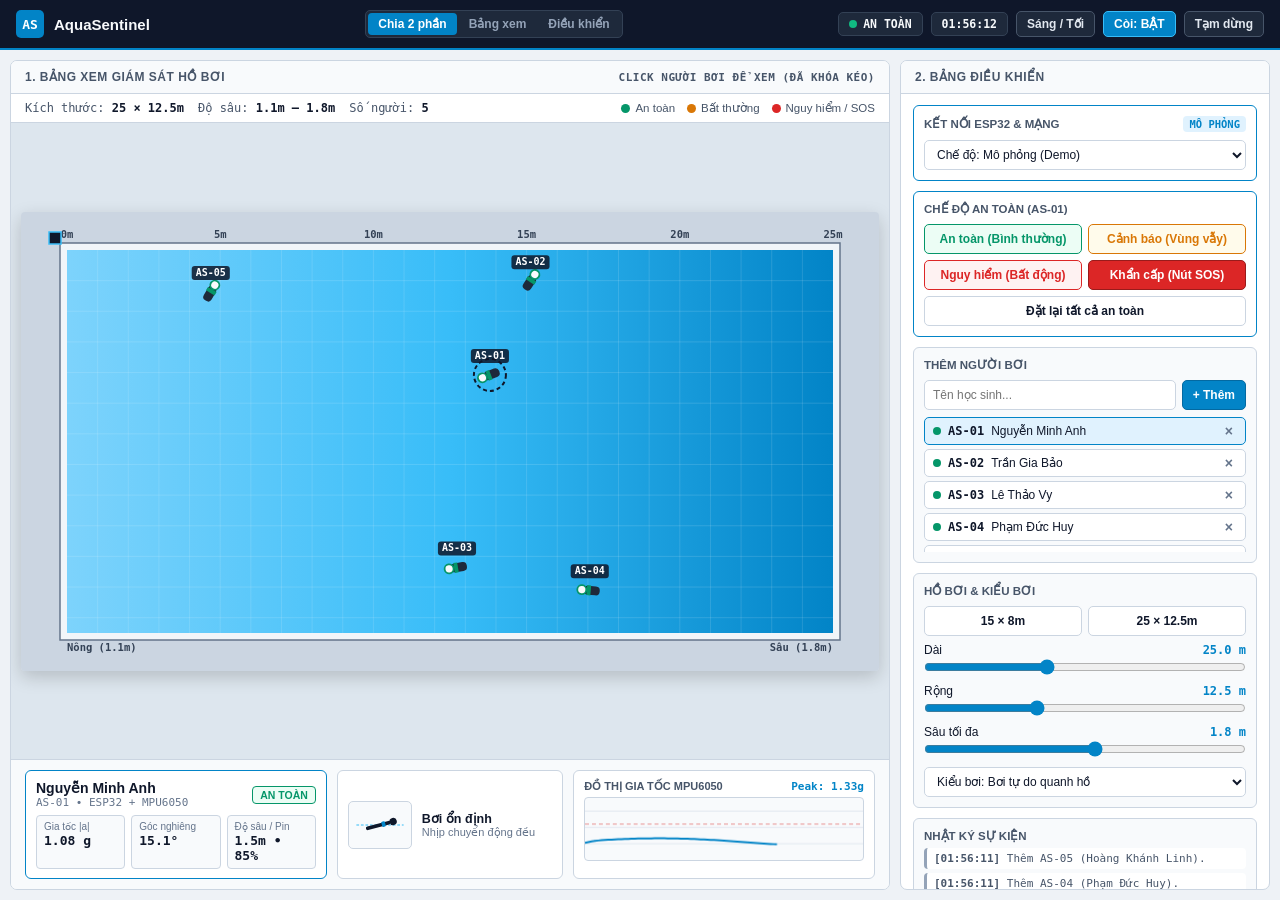
<file: public/assets/aistudio/ai_studio_code__2__848c3163.html>
<!DOCTYPE html>
<html lang="vi">
<head>
  <meta charset="UTF-8" />
  <meta name="viewport" content="width=device-width, initial-scale=1.0" />
  <title>AquaSentinel — Giám sát Bể bơi</title>
  <style>
    :root {
      --bg-app: #eef2f6;
      --bg-panel: #ffffff;
      --bg-subtle: #f8fafc;
      --bg-input: #ffffff;
      --border: #cbd5e1;
      --border-strong: #94a3b8;
      --text-main: #0f172a;
      --text-sub: #475569;
      --text-muted: #64748b;
      --primary: #0284c7;
      --primary-soft: #e0f2fe;
      --safe: #059669;
      --safe-bg: #ecfdf5;
      --warn: #d97706;
      --warn-bg: #fffbeb;
      --danger: #dc2626;
      --danger-bg: #fef2f2;
      --canvas-wrap: #dde6ee;
      --font-sans: -apple-system, BlinkMacSystemFont, "Segoe UI", Roboto, sans-serif;
      --font-mono: "SFMono-Regular", Consolas, monospace;
    }

    body.dark {
      --bg-app: #090e1a;
      --bg-panel: #111827;
      --bg-subtle: #1e293b;
      --bg-input: #0f172a;
      --border: #283548;
      --border-strong: #475569;
      --text-main: #f1f5f9;
      --text-sub: #cbd5e1;
      --text-muted: #94a3b8;
      --primary: #38bdf8;
      --primary-soft: rgba(56, 189, 248, 0.14);
      --safe: #34d399;
      --safe-bg: rgba(16, 185, 129, 0.15);
      --warn: #fbbf24;
      --warn-bg: rgba(245, 158, 11, 0.15);
      --danger: #f87171;
      --danger-bg: rgba(239, 68, 68, 0.16);
      --canvas-wrap: #0f172a;
    }

    * { box-sizing: border-box; margin: 0; padding: 0; }

    body {
      font-family: var(--font-sans);
      background: var(--bg-app);
      color: var(--text-main);
      font-size: 13px;
      height: 100vh;
      display: flex;
      flex-direction: column;
      overflow: hidden;
      transition: background 0.2s, color 0.2s;
    }

    /* TOPBAR */
    .topbar {
      height: 50px;
      background: #0f172a;
      color: #f8fafc;
      display: flex;
      align-items: center;
      justify-content: space-between;
      padding: 0 16px;
      border-bottom: 2px solid #0284c7;
      flex-shrink: 0;
      gap: 10px;
    }

    .brand { display: flex; align-items: center; gap: 10px; }
    .brand-mark {
      width: 28px; height: 28px;
      background: #0284c7; border-radius: 5px;
      display: grid; place-items: center;
      font-weight: 800; font-family: var(--font-mono); font-size: 13px; color: #fff;
    }
    .brand-title { font-size: 15px; font-weight: 700; }

    .layout-switch {
      display: flex;
      background: #1e293b;
      border: 1px solid #334155;
      border-radius: 5px;
      padding: 2px;
      gap: 2px;
    }

    .btn-tab {
      background: transparent;
      color: #94a3b8;
      border: none;
      padding: 4px 10px;
      border-radius: 4px;
      font-size: 12px;
      font-weight: 600;
      cursor: pointer;
    }
    .btn-tab.active { background: #0284c7; color: #fff; }

    .topbar-actions { display: flex; align-items: center; gap: 8px; }

    .pill {
      display: flex; align-items: center; gap: 6px;
      background: #1e293b; border: 1px solid #334155;
      padding: 4px 10px; border-radius: 5px;
      font-family: var(--font-mono); font-size: 11.5px; font-weight: 700;
    }
    .pill.danger { background: #7f1d1d; border-color: #ef4444; color: #fecaca; }

    .dot { width: 8px; height: 8px; border-radius: 50%; background: #10b981; }
    .dot.alert { background: #ef4444; animation: blink 0.7s infinite; }
    @keyframes blink { 0%, 100% { opacity: 1; } 50% { opacity: 0.25; } }

    .btn-top {
      background: #1e293b; color: #e2e8f0;
      border: 1px solid #475569;
      padding: 5px 10px; border-radius: 5px;
      font-size: 12px; font-weight: 600; cursor: pointer;
    }
    .btn-top:hover { background: #334155; }
    .btn-top.active { background: #0284c7; border-color: #38bdf8; color: #fff; }

    /* MAIN 2-PART WORKSPACE */
    .workspace {
      flex: 1;
      display: grid;
      grid-template-columns: 1fr 370px;
      gap: 10px;
      padding: 10px;
      overflow: hidden;
      min-height: 0;
    }

    .workspace.mode-view { grid-template-columns: 1fr; }
    .workspace.mode-view .ctrl-section { display: none; }

    .workspace.mode-ctrl { grid-template-columns: 1fr; }
    .workspace.mode-ctrl .view-section { display: none; }

    .panel {
      background: var(--bg-panel);
      border: 1px solid var(--border);
      border-radius: 7px;
      display: flex;
      flex-direction: column;
      overflow: hidden;
      min-height: 0;
    }

    .panel-header {
      padding: 9px 14px;
      background: var(--bg-subtle);
      border-bottom: 1px solid var(--border);
      font-weight: 700;
      font-size: 12px;
      text-transform: uppercase;
      letter-spacing: 0.5px;
      color: var(--text-sub);
      display: flex;
      align-items: center;
      justify-content: space-between;
      flex-shrink: 0;
    }

    /* PART 1: VIEW SECTION */
    .pool-toolbar {
      padding: 7px 14px;
      background: var(--bg-panel);
      border-bottom: 1px solid var(--border);
      display: flex;
      align-items: center;
      justify-content: space-between;
      flex-wrap: wrap;
      gap: 8px;
      flex-shrink: 0;
    }

    .pool-specs {
      display: flex; gap: 14px;
      font-family: var(--font-mono); font-size: 12px; color: var(--text-sub);
    }
    .pool-specs strong { color: var(--text-main); }

    .legend { display: flex; gap: 12px; font-size: 11.5px; color: var(--text-sub); }
    .legend-item { display: flex; align-items: center; gap: 5px; }
    .legend-dot { width: 9px; height: 9px; border-radius: 50%; }

    .canvas-wrap {
      flex: 1;
      background: var(--canvas-wrap);
      display: flex;
      align-items: center;
      justify-content: center;
      overflow: hidden;
      padding: 10px;
      min-height: 220px;
    }

    #poolCanvas {
      display: block;
      border-radius: 4px;
      box-shadow: 0 6px 18px rgba(0, 0, 0, 0.18);
      cursor: pointer;
    }

    .alert-strip {
      display: none;
      padding: 9px 14px;
      background: #dc2626;
      color: #ffffff;
      align-items: center;
      justify-content: space-between;
      gap: 10px;
      font-weight: 700;
      flex-shrink: 0;
    }
    .alert-strip.visible { display: flex; }

    /* VIEW BOTTOM BAR: TELEMETRY */
    .telemetry-bar {
      border-top: 1px solid var(--border);
      background: var(--bg-subtle);
      padding: 10px 14px;
      display: grid;
      grid-template-columns: 1.2fr 0.9fr 1.2fr;
      gap: 10px;
      flex-shrink: 0;
    }

    .t-card {
      background: var(--bg-panel);
      border: 1px solid var(--border);
      border-radius: 6px;
      padding: 9px 10px;
    }

    .t-card.highlight {
      border: 1.5px solid var(--primary);
    }

    .swimmer-head {
      display: flex; justify-content: space-between; align-items: center;
      margin-bottom: 6px;
    }
    .swimmer-name { font-weight: 700; font-size: 14px; }
    .badge {
      padding: 2px 7px; border-radius: 4px;
      font-size: 10.5px; font-weight: 700; text-transform: uppercase;
    }
    .badge-safe { background: var(--safe-bg); color: var(--safe); border: 1px solid var(--safe); }
    .badge-warn { background: var(--warn-bg); color: var(--warn); border: 1px solid var(--warn); }
    .badge-danger { background: var(--danger-bg); color: var(--danger); border: 1px solid var(--danger); }

    .metrics-mini {
      display: grid;
      grid-template-columns: repeat(3, 1fr);
      gap: 6px;
    }

    .m-box {
      background: var(--bg-subtle);
      border: 1px solid var(--border);
      border-radius: 4px;
      padding: 5px 7px;
    }
    .m-label { font-size: 10px; color: var(--text-muted); }
    .m-val { font-family: var(--font-mono); font-size: 13px; font-weight: 700; margin-top: 1px; }

    .posture-inner {
      display: flex; align-items: center; gap: 10px; height: 100%;
    }
    .posture-svg-wrap {
      width: 64px; height: 48px;
      background: var(--bg-subtle); border: 1px solid var(--border);
      border-radius: 5px; display: grid; place-items: center; flex-shrink: 0;
    }

    #telemetryCanvas {
      width: 100%; height: 64px;
      display: block;
      background: var(--bg-subtle);
      border: 1px solid var(--border);
      border-radius: 4px;
    }

    /* PART 2: CONTROL SECTION */
    .ctrl-body {
      padding: 11px 12px;
      overflow-y: auto;
      flex: 1;
      display: flex;
      flex-direction: column;
      gap: 10px;
    }

    .card {
      border: 1px solid var(--border);
      border-radius: 6px;
      padding: 10px;
      background: var(--bg-subtle);
    }

    .card.highlight {
      border: 1.5px solid var(--primary);
      background: var(--bg-panel);
    }

    .card-title {
      font-size: 11.5px; font-weight: 700; text-transform: uppercase;
      color: var(--text-sub); margin-bottom: 8px;
      display: flex; justify-content: space-between; align-items: center;
    }

    .row-2 { display: grid; grid-template-columns: 1fr 1fr; gap: 6px; }
    .input-row { display: flex; gap: 6px; }

    input[type="text"], select {
      width: 100%; padding: 6px 8px; border-radius: 5px;
      border: 1px solid var(--border); background: var(--bg-input);
      color: var(--text-main); font-size: 12px; outline: none;
    }
    input[type="text"]:focus, select:focus { border-color: var(--primary); }

    .btn {
      padding: 7px 10px; border-radius: 5px;
      border: 1px solid var(--border); background: var(--bg-panel);
      color: var(--text-main); font-size: 12px; font-weight: 600;
      cursor: pointer; text-align: center; white-space: nowrap;
    }
    .btn:hover { border-color: var(--border-strong); background: var(--bg-subtle); }
    .btn-primary { background: #0284c7; border-color: #0369a1; color: #fff; }
    .btn-primary:hover { background: #0369a1; }
    .btn-safe { background: var(--safe-bg); color: var(--safe); border-color: var(--safe); }
    .btn-warn { background: var(--warn-bg); color: var(--warn); border-color: var(--warn); }
    .btn-danger { background: var(--danger-bg); color: var(--danger); border-color: var(--danger); }
    .btn-sos { background: #dc2626; color: #fff; border-color: #991b1b; }
    .btn-sos:hover { background: #b91c1c; }

    .net-badge {
      font-family: var(--font-mono); font-size: 10.5px;
      padding: 2px 6px; border-radius: 4px;
      background: var(--primary-soft); color: var(--primary);
    }
    .net-badge.online { background: var(--safe-bg); color: var(--safe); }
    .net-badge.err { background: var(--danger-bg); color: var(--danger); }

    .control-group { margin-bottom: 6px; }
    .control-group:last-child { margin-bottom: 0; }
    .control-label { display: flex; justify-content: space-between; font-size: 12px; margin-bottom: 2px; }
    .control-val { font-family: var(--font-mono); font-weight: 700; color: var(--primary); }
    input[type="range"] { width: 100%; accent-color: var(--primary); cursor: pointer; }

    .swimmer-list {
      display: flex; flex-direction: column; gap: 4px;
      max-height: 135px; overflow-y: auto; margin-top: 7px;
    }

    .swimmer-row {
      display: flex; align-items: center; justify-content: space-between;
      padding: 5px 8px; border: 1px solid var(--border);
      border-radius: 5px; cursor: pointer; background: var(--bg-panel); font-size: 12px;
    }
    .swimmer-row.selected { border: 1.5px solid var(--primary); background: var(--primary-soft); }

    .btn-del {
      background: transparent; border: none; color: var(--text-muted);
      font-weight: 700; cursor: pointer; padding: 0 4px; font-size: 14px;
    }
    .btn-del:hover { color: var(--danger); }

    .log-list {
      font-family: var(--font-mono); font-size: 11px;
      display: flex; flex-direction: column; gap: 4px;
      max-height: 95px; overflow-y: auto;
    }
    .log-item {
      padding: 4px 7px; border-radius: 4px;
      background: var(--bg-panel); border-left: 3px solid var(--border-strong); color: var(--text-sub);
    }
    .log-item.warn { background: var(--warn-bg); border-left-color: var(--warn); color: var(--warn); }
    .log-item.danger { background: var(--danger-bg); border-left-color: var(--danger); color: var(--danger); }

    @media (max-width: 1020px) {
      body { height: auto; overflow: auto; }
      .workspace { grid-template-columns: 1fr; overflow: visible; }
      .telemetry-bar { grid-template-columns: 1fr; }
      .canvas-wrap { min-height: 360px; }
    }
  </style>
</head>
<body>
  <!-- TOPBAR -->
  <header class="topbar">
    <div class="brand">
      <div class="brand-mark">AS</div>
      <div class="brand-title">AquaSentinel</div>
    </div>

    <div class="layout-switch">
      <button class="btn-tab active" onclick="setLayoutMode('split', this)">Chia 2 phần</button>
      <button class="btn-tab" onclick="setLayoutMode('view', this)">Bảng xem</button>
      <button class="btn-tab" onclick="setLayoutMode('ctrl', this)">Điều khiển</button>
    </div>

    <div class="topbar-actions">
      <div class="pill" id="sysPill">
        <span class="dot" id="systemDot"></span>
        <span id="systemStatusText">AN TOÀN</span>
      </div>
      <div class="pill" id="clockDisplay">00:00:00</div>
      <button class="btn-top" id="btnTheme">Sáng / Tối</button>
      <button class="btn-top active" id="btnSound">Còi: BẬT</button>
      <button class="btn-top" id="btnPause">Tạm dừng</button>
    </div>
  </header>

  <!-- 2-PART WORKSPACE -->
  <main class="workspace" id="workspace">

    <!-- ==================== PHẦN 1: BẢNG XEM ==================== -->
    <section class="panel view-section">
      <div class="panel-header">
        <span>1. Bảng xem giám sát hồ bơi</span>
        <span style="font-family:var(--font-mono); font-size:11px;">Click người bơi để xem (đã khóa kéo)</span>
      </div>

      <div class="pool-toolbar">
        <div class="pool-specs">
          <span>Kích thước: <strong id="specDim">25 × 12.5m</strong></span>
          <span>Độ sâu: <strong id="specDepthRange">1.1m – 1.8m</strong></span>
          <span>Số người: <strong id="valSwimmers">5</strong></span>
        </div>
        <div class="legend">
          <div class="legend-item"><span class="legend-dot" style="background:#059669"></span>An toàn</div>
          <div class="legend-item"><span class="legend-dot" style="background:#d97706"></span>Bất thường</div>
          <div class="legend-item"><span class="legend-dot" style="background:#dc2626"></span>Nguy hiểm / SOS</div>
        </div>
      </div>

      <div class="canvas-wrap" id="canvasWrap">
        <canvas id="poolCanvas"></canvas>
      </div>

      <div class="alert-strip" id="alertStrip">
        <span id="alertStripMsg">CẢNH BÁO KHẨN CẤP</span>
        <button class="btn" style="background:#fff; color:#991b1b; border:none;" onclick="acknowledgeSelectedAlert()">Xác nhận hỗ trợ</button>
      </div>

      <!-- TELEMETRY SUMMARY BAR -->
      <div class="telemetry-bar">
        <div class="t-card highlight">
          <div class="swimmer-head">
            <div>
              <div class="swimmer-name" id="selName">Nguyễn Minh Anh</div>
              <div style="font-family:var(--font-mono); font-size:11px; color:var(--text-muted);" id="selIdSub">AS-01 • ESP32 + MPU6050</div>
            </div>
            <span class="badge badge-safe" id="selStatusBadge">An toàn</span>
          </div>
          <div class="metrics-mini">
            <div class="m-box">
              <div class="m-label">Gia tốc |a|</div>
              <div class="m-val" id="mAccel">1.05 g</div>
            </div>
            <div class="m-box">
              <div class="m-label">Góc nghiêng</div>
              <div class="m-val" id="mPitch">10.0°</div>
            </div>
            <div class="m-box">
              <div class="m-label">Độ sâu / Pin</div>
              <div class="m-val" id="mDepthBat">1.4m • 88%</div>
            </div>
          </div>
        </div>

        <div class="t-card">
          <div class="posture-inner">
            <div class="posture-svg-wrap">
              <svg width="56" height="40" viewBox="0 0 56 44">
                <line x1="2" y1="22" x2="54" y2="22" stroke="#38bdf8" stroke-width="1.2" stroke-dasharray="3,2"/>
                <g id="postureBody" transform="translate(28, 22) rotate(10)">
                  <line x1="-14" y1="0" x2="10" y2="0" stroke="currentColor" stroke-width="4" stroke-linecap="round"/>
                  <circle cx="15" cy="0" r="4" fill="currentColor"/>
                  <rect x="2" y="-3" width="4" height="6" fill="#0284c7" rx="1"/>
                </g>
              </svg>
            </div>
            <div>
              <div style="font-weight:700; font-size:12.5px;" id="postureTitle">Bơi ổn định</div>
              <div style="font-size:11px; color:var(--text-muted);" id="postureDesc">Nhịp chuyển động đều</div>
            </div>
          </div>
        </div>

        <div class="t-card">
          <div style="display:flex; justify-content:space-between; font-size:11px; font-weight:700; margin-bottom:4px; color:var(--text-sub);">
            <span>ĐỒ THỊ GIA TỐC MPU6050</span>
            <span id="chartPeak" style="font-family:var(--font-mono); color:var(--primary);">Peak: 1.3g</span>
          </div>
          <canvas id="telemetryCanvas" width="280" height="64"></canvas>
        </div>
      </div>
    </section>

    <!-- ==================== PHẦN 2: BẢNG ĐIỀU KHIỂN ==================== -->
    <aside class="panel ctrl-section">
      <div class="panel-header">
        <span>2. Bảng điều khiển</span>
      </div>
      <div class="ctrl-body">

        <!-- KẾT NỐI ESP32 & MẠNG (NỔI BẬT) -->
        <div class="card highlight">
          <div class="card-title">
            <span>Kết nối ESP32 &amp; Mạng</span>
            <span class="net-badge" id="netBadge">MÔ PHỎNG</span>
          </div>
          <select id="connMode">
            <option value="sim">Chế độ: Mô phỏng (Demo)</option>
            <option value="esp32">Chế độ: ESP32 thật (Wi-Fi)</option>
          </select>
          <div id="espConfigBox" style="display:none; margin-top:7px;">
            <div class="input-row" style="margin-bottom:5px;">
              <input type="text" id="espUrl" value="ws://192.168.1.50:81" placeholder="ws://IP:81 hoặc http://IP/data" />
              <button class="btn btn-primary" id="btnConnectEsp" onclick="toggleEspConnection()">Kết nối</button>
            </div>
            <div style="font-size:10.5px; color:var(--text-muted); font-family:var(--font-mono);">
              JSON: {"id":"AS-01","accel":1.2,"pitch":15,"sos":0}
            </div>
          </div>
        </div>

        <!-- CÁC CHẾ ĐỘ AN TOÀN & CẢNH BÁO (NỔI BẬT) -->
        <div class="card highlight">
          <div class="card-title">
            <span>Chế độ an toàn (<span id="scenarioTarget">AS-01</span>)</span>
          </div>
          <div class="row-2" style="margin-bottom:6px;">
            <button class="btn btn-safe" onclick="triggerScenario('normal')">An toàn (Bình thường)</button>
            <button class="btn btn-warn" onclick="triggerScenario('thrashing')">Cảnh báo (Vùng vẫy)</button>
            <button class="btn btn-danger" onclick="triggerScenario('immobile')">Nguy hiểm (Bất động)</button>
            <button class="btn btn-sos" onclick="triggerScenario('sos')">Khẩn cấp (Nút SOS)</button>
          </div>
          <button class="btn" style="width:100%;" onclick="resetAllSwimmers()">Đặt lại tất cả an toàn</button>
        </div>

        <!-- THÊM & DANH SÁCH NGƯỜI BƠI -->
        <div class="card">
          <div class="card-title">
            <span>Thêm người bơi</span>
          </div>
          <div class="input-row">
            <input type="text" id="newSwimmerName" placeholder="Tên học sinh..." />
            <button class="btn btn-primary" onclick="addSwimmer()">+ Thêm</button>
          </div>
          <div class="swimmer-list" id="swimmerList"></div>
        </div>

        <!-- KÍCH THƯỚC HỒ & KIỂU BƠI -->
        <div class="card">
          <div class="card-title">
            <span>Hồ bơi &amp; Kiểu bơi</span>
          </div>
          <div class="row-2" style="margin-bottom:7px;">
            <button class="btn" onclick="applyPoolPreset(15, 8, 1.4)">15 × 8m</button>
            <button class="btn" onclick="applyPoolPreset(25, 12.5, 1.8)">25 × 12.5m</button>
          </div>

          <div class="control-group">
            <div class="control-label"><span>Dài</span><span class="control-val" id="valLength">25.0 m</span></div>
            <input type="range" id="inLength" min="10" max="50" step="0.5" value="25" />
          </div>
          <div class="control-group">
            <div class="control-label"><span>Rộng</span><span class="control-val" id="valWidth">12.5 m</span></div>
            <input type="range" id="inWidth" min="6" max="25" step="0.5" value="12.5" />
          </div>
          <div class="control-group">
            <div class="control-label"><span>Sâu tối đa</span><span class="control-val" id="valDepth">1.8 m</span></div>
            <input type="range" id="inDepth" min="1.0" max="2.5" step="0.1" value="1.8" />
          </div>

          <div style="margin-top:7px;">
            <select id="swimPattern">
              <option value="free">Kiểu bơi: Bơi tự do quanh hồ</option>
              <option value="lanes">Kiểu bơi: Bơi theo làn (có phao)</option>
            </select>
          </div>
        </div>

        <!-- NHẬT KÝ -->
        <div class="card">
          <div class="card-title" style="margin-bottom:5px;">
            <span>Nhật ký sự kiện</span>
          </div>
          <div class="log-list" id="eventLog"></div>
        </div>

      </div>
    </aside>

  </main>

  <script>
    const DEFAULT_NAMES = [
      "Nguyễn Minh Anh", "Trần Gia Bảo", "Lê Thảo Vy", "Phạm Đức Huy",
      "Hoàng Khánh Linh", "Vũ Quốc Anh", "Đặng Ngọc Hân", "Bùi Tuấn Kiệt"
    ];

    const state = {
      pool: { length: 25.0, width: 12.5, minDepth: 1.1, maxDepth: 1.8, lanes: 5 },
      swimPattern: 'free', // 'free' | 'lanes'
      swimmers: [],
      nextIdNum: 1,
      selectedId: null,
      paused: false,
      soundEnabled: true,
      darkMode: false,
      connMode: 'sim',
      espSocket: null,
      espPollTimer: null,
      espConnected: false,
      lastTime: performance.now(),
      telemetryHistory: [],
      logs: []
    };

    // Audio Beep
    let audioCtx = null, lastBeepTime = 0;
    function playAlertBeep(isCritical) {
      if (!state.soundEnabled) return;
      const now = performance.now();
      if (now - lastBeepTime < (isCritical ? 900 : 1800)) return;
      lastBeepTime = now;
      try {
        if (!audioCtx) audioCtx = new (window.AudioContext || window.webkitAudioContext)();
        if (audioCtx.state === 'suspended') audioCtx.resume();
        const osc = audioCtx.createOscillator();
        const gain = audioCtx.createGain();
        osc.type = isCritical ? 'square' : 'triangle';
        osc.frequency.setValueAtTime(isCritical ? 880 : 620, audioCtx.currentTime);
        gain.gain.setValueAtTime(0.05, audioCtx.currentTime);
        gain.gain.exponentialRampToValueAtTime(0.001, audioCtx.currentTime + 0.16);
        osc.connect(gain); gain.connect(audioCtx.destination);
        osc.start(); osc.stop(audioCtx.currentTime + 0.17);
      } catch (e) {}
    }

    // =========================================================================
    // LAYOUT MODE SWITCHER (2 PARTS / VIEW ONLY / CTRL ONLY)
    // =========================================================================
    function setLayoutMode(mode, btn) {
      const ws = document.getElementById('workspace');
      ws.classList.remove('mode-view', 'mode-ctrl');
      if (mode === 'view') ws.classList.add('mode-view');
      if (mode === 'ctrl') ws.classList.add('mode-ctrl');
      document.querySelectorAll('.btn-tab').forEach(b => b.classList.remove('active'));
      if (btn) btn.classList.add('active');
    }

    // =========================================================================
    // ADD / REMOVE SWIMMERS
    // =========================================================================
    function addSwimmer(customName) {
      const input = document.getElementById('newSwimmerName');
      const name = (customName || input.value).trim() || DEFAULT_NAMES[(state.nextIdNum - 1) % DEFAULT_NAMES.length];
      if (!customName) input.value = '';

      const id = `AS-${String(state.nextIdNum++).padStart(2, '0')}`;
      const idx = state.swimmers.length;
      const x = 2.0 + Math.random() * Math.max(2, state.pool.length - 4);
      const y = 1.5 + Math.random() * Math.max(2, state.pool.width - 3);

      state.swimmers.push({
        id,
        name,
        x,
        y,
        angle: Math.random() * Math.PI * 2,
        speed: 0.55 + Math.random() * 0.25,
        turnPhase: Math.random() * 10,
        mode: 'normal',
        status: 'safe',
        accelMag: 1.04,
        pitch: 10,
        battery: 85 + (idx * 3) % 14,
        anomalyTimer: 0,
        phase: idx * 1.2
      });

      if (!state.selectedId) state.selectedId = id;
      updatePoolSpecsUI();
      renderSwimmerList();
      addLog(`Thêm ${id} (${name}).`);
    }

    function removeSwimmer(id, event) {
      if (event) event.stopPropagation();
      if (state.swimmers.length <= 1) return;
      state.swimmers = state.swimmers.filter(s => s.id !== id);
      if (state.selectedId === id) {
        state.selectedId = state.swimmers[0]?.id || null;
        state.telemetryHistory = [];
      }
      updatePoolSpecsUI();
      renderSwimmerList();
      updateAlertUI();
    }

    function getDepthAt(x) {
      const r = Math.min(Math.max(x / state.pool.length, 0), 1);
      return state.pool.minDepth + r * (state.pool.maxDepth - state.pool.minDepth);
    }

    // =========================================================================
    // ESP32 & NETWORK
    // =========================================================================
    document.getElementById('connMode').addEventListener('change', (e) => {
      state.connMode = e.target.value;
      const box = document.getElementById('espConfigBox');
      const badge = document.getElementById('netBadge');
      if (state.connMode === 'esp32') {
        box.style.display = 'block';
        badge.textContent = state.espConnected ? 'ONLINE' : 'CHỜ KẾT NỐI';
        badge.className = 'net-badge' + (state.espConnected ? ' online' : '');
      } else {
        disconnectEsp();
        box.style.display = 'none';
        badge.textContent = 'MÔ PHỎNG';
        badge.className = 'net-badge';
      }
    });

    function toggleEspConnection() {
      if (state.espConnected) { disconnectEsp(); return; }
      const url = document.getElementById('espUrl').value.trim();
      const badge = document.getElementById('netBadge');
      const btn = document.getElementById('btnConnectEsp');
      if (!url) return;

      badge.textContent = 'ĐANG NỐI...';
      badge.className = 'net-badge';

      if (url.startsWith('ws://') || url.startsWith('wss://')) {
        try {
          const ws = new WebSocket(url);
          state.espSocket = ws;
          ws.onopen = () => {
            state.espConnected = true;
            badge.textContent = 'ONLINE (WS)';
            badge.className = 'net-badge online';
            btn.textContent = 'Ngắt';
            addLog(`Đã nối ESP32: ${url}`);
          };
          ws.onmessage = (msg) => {
            try { handleEspPayload(JSON.parse(msg.data)); } catch (e) {}
          };
          ws.onerror = () => {
            badge.textContent = 'LỖI MẠNG';
            badge.className = 'net-badge err';
            addLog(`Lỗi kết nối ESP32 tại ${url}`, 'warn');
            disconnectEsp(true);
          };
          ws.onclose = () => { if (state.espConnected) disconnectEsp(); };
        } catch (err) {
          badge.textContent = 'URL SAI';
          badge.className = 'net-badge err';
        }
      } else {
        state.espConnected = true;
        badge.textContent = 'ONLINE (HTTP)';
        badge.className = 'net-badge online';
        btn.textContent = 'Ngắt';
        addLog(`Đọc HTTP ESP32: ${url}`);
        state.espPollTimer = setInterval(async () => {
          try {
            const res = await fetch(url);
            handleEspPayload(await res.json());
          } catch (e) {
            badge.textContent = 'MẤT TÍN HIỆU';
            badge.className = 'net-badge err';
          }
        }, 500);
      }
    }

    function disconnectEsp(keepErr) {
      if (state.espSocket) { state.espSocket.close(); state.espSocket = null; }
      if (state.espPollTimer) { clearInterval(state.espPollTimer); state.espPollTimer = null; }
      state.espConnected = false;
      document.getElementById('btnConnectEsp').textContent = 'Kết nối';
      if (!keepErr && state.connMode === 'esp32') {
        const badge = document.getElementById('netBadge');
        badge.textContent = 'CHỜ KẾT NỐI';
        badge.className = 'net-badge';
      }
    }

    function handleEspPayload(data) {
      const target = state.swimmers.find(s => s.id === (data.id || state.selectedId));
      if (!target) return;
      if (typeof data.accel === 'number') target.accelMag = data.accel;
      if (typeof data.pitch === 'number') target.pitch = data.pitch;
      if (typeof data.bat === 'number') target.battery = data.bat;
      if (data.sos === 1 || data.sos === true) { target.mode = 'sos'; target.status = 'danger'; }
      else if (target.accelMag > 2.2 || Math.abs(target.pitch) > 60) { target.mode = 'thrashing'; target.status = 'warn'; }
      else { target.mode = 'normal'; target.status = 'safe'; }
    }

    // =========================================================================
    // LOGS & SCENARIOS
    // =========================================================================
    function addLog(message, level = 'info') {
      const ts = new Date().toTimeString().slice(0, 8);
      state.logs.unshift({ ts, message, level });
      if (state.logs.length > 20) state.logs.pop();
      document.getElementById('eventLog').innerHTML = state.logs
        .map(l => `<div class="log-item ${l.level}"><strong>[${l.ts}]</strong> ${l.message}</div>`)
        .join('');
    }

    function updatePoolSpecsUI() {
      const p = state.pool;
      p.minDepth = Math.max(0.8, +(p.maxDepth * 0.62).toFixed(1));
      document.getElementById('valLength').textContent = `${p.length.toFixed(1)} m`;
      document.getElementById('valWidth').textContent = `${p.width.toFixed(1)} m`;
      document.getElementById('valDepth').textContent = `${p.maxDepth.toFixed(1)} m`;
      document.getElementById('valSwimmers').textContent = state.swimmers.length;
      document.getElementById('specDim').textContent = `${p.length} × ${p.width}m`;
      document.getElementById('specDepthRange').textContent = `${p.minDepth.toFixed(1)}m – ${p.maxDepth.toFixed(1)}m`;
    }

    function applyPoolPreset(len, wid, depth) {
      state.pool.length = len;
      state.pool.width = wid;
      state.pool.maxDepth = depth;
      document.getElementById('inLength').value = len;
      document.getElementById('inWidth').value = wid;
      document.getElementById('inDepth').value = depth;
      state.swimmers.forEach(s => {
        s.x = Math.min(Math.max(s.x, 1.2), len - 1.2);
        s.y = Math.min(Math.max(s.y, 1.0), wid - 1.0);
      });
      updatePoolSpecsUI();
    }

    function triggerScenario(mode) {
      const s = state.swimmers.find(item => item.id === state.selectedId);
      if (!s) return;
      s.mode = mode;
      s.anomalyTimer = 0;

      if (mode === 'normal') { s.status = 'safe'; addLog(`${s.id}: An toàn.`); }
      else if (mode === 'thrashing') { s.status = 'warn'; addLog(`${s.id}: Vùng vẫy bất thường!`, 'warn'); }
      else if (mode === 'immobile') { s.status = 'danger'; addLog(`${s.id}: Bất động dưới nước!`, 'danger'); }
      else if (mode === 'sos') { s.status = 'danger'; addLog(`${s.id}: BẤM NÚT SOS KHẨN CẤP!`, 'danger'); }
      renderSwimmerList();
      updateAlertUI();
    }

    function resetAllSwimmers() {
      state.swimmers.forEach(s => { s.mode = 'normal'; s.status = 'safe'; s.anomalyTimer = 0; });
      addLog('Đặt lại tất cả an toàn.');
      renderSwimmerList();
      updateAlertUI();
    }

    function acknowledgeSelectedAlert() {
      const s = state.swimmers.find(item => item.status !== 'safe');
      if (!s) return;
      s.mode = 'normal'; s.status = 'safe'; s.anomalyTimer = 0;
      addLog(`Đã hỗ trợ ${s.id} (${s.name}).`);
      renderSwimmerList();
      updateAlertUI();
    }

    // =========================================================================
    // SIMULATION (FREE ROAMING AROUND POOL OR LANES)
    // =========================================================================
    function stepSimulation(dt, timeSec) {
      if (state.paused) return;

      for (let i = 0; i < state.swimmers.length; i++) {
        const s = state.swimmers[i];
        s.phase += dt * 3.2;
        const isLiveEsp = state.connMode === 'esp32' && state.espConnected && s.id === state.selectedId;

        if (s.mode === 'normal') {
          s.status = 'safe';

          if (state.swimPattern === 'free') {
            // Smooth wandering around the whole pool
            s.angle += Math.sin(timeSec * 0.65 + s.turnPhase) * 0.55 * dt;

            let vx = Math.cos(s.angle);
            let vy = Math.sin(s.angle);

            // Soft wall avoidance steering
            const margin = 1.6;
            const turnForce = 2.8 * dt;
            if (s.x < margin) vx += turnForce * (margin - s.x);
            if (s.x > state.pool.length - margin) vx -= turnForce * (s.x - (state.pool.length - margin));
            if (s.y < margin) vy += turnForce * (margin - s.y);
            if (s.y > state.pool.width - margin) vy -= turnForce * (s.y - (state.pool.width - margin));

            s.angle = Math.atan2(vy, vx);
            s.x += Math.cos(s.angle) * s.speed * dt;
            s.y += Math.sin(s.angle) * s.speed * dt;
          } else {
            // Lane swimming
            const laneH = state.pool.width / state.pool.lanes;
            const targetY = laneH * ((i % state.pool.lanes) + 0.5);
            s.y += (targetY - s.y) * Math.min(1, dt * 3);
            const dirX = Math.cos(s.angle) >= 0 ? 1 : -1;
            s.x += dirX * s.speed * dt;
            s.angle = dirX === 1 ? 0 : Math.PI;
            if (s.x > state.pool.length - 1.3) { s.x = state.pool.length - 1.3; s.angle = Math.PI; }
            if (s.x < 1.3) { s.x = 1.3; s.angle = 0; }
          }

          s.x = Math.min(Math.max(s.x, 0.8), state.pool.length - 0.8);
          s.y = Math.min(Math.max(s.y, 0.8), state.pool.width - 0.8);

          if (!isLiveEsp) {
            s.accelMag = 1.05 + 0.28 * Math.sin(s.phase);
            s.pitch = 10 + 6 * Math.sin(s.phase * 0.7);
          }
        } else if (s.mode === 'thrashing') {
          s.anomalyTimer += dt;
          if (!isLiveEsp) {
            s.accelMag = 1.85 + Math.abs(Math.sin(timeSec * 14 + s.phase)) * 1.4;
            s.pitch = 72 + 12 * Math.sin(timeSec * 9);
          }
          s.status = s.anomalyTimer > 6.0 ? 'danger' : 'warn';
        } else if (s.mode === 'immobile') {
          s.anomalyTimer += dt;
          s.status = 'danger';
          if (!isLiveEsp) { s.accelMag = 0.99 + (Math.random() - 0.5) * 0.03; s.pitch = 4; }
        } else if (s.mode === 'sos') {
          s.anomalyTimer += dt;
          s.status = 'danger';
          if (!isLiveEsp) { s.accelMag = 1.4 + 0.5 * Math.sin(timeSec * 8); s.pitch = 60 + 14 * Math.sin(timeSec * 5); }
        }
      }

      const sel = state.swimmers.find(s => s.id === state.selectedId);
      if (sel) {
        state.telemetryHistory.push(sel.accelMag);
        if (state.telemetryHistory.length > 85) state.telemetryHistory.shift();
      }
    }

    // =========================================================================
    // CANVAS POOL RENDER
    // =========================================================================
    const poolCanvas = document.getElementById('poolCanvas');
    const ctx = poolCanvas.getContext('2d');
    let canvasMetrics = { padX: 46, padY: 38, scale: 20 };

    function resizeAndRenderPool(timeSec) {
      const wrap = document.getElementById('canvasWrap');
      if (wrap.clientWidth === 0 || wrap.clientHeight === 0) return;

      const padX = 46, padY = 38;
      const availW = Math.max(220, wrap.clientWidth - 20 - padX * 2);
      const availH = Math.max(160, wrap.clientHeight - 20 - padY * 2);

      const scale = Math.min(availW / state.pool.length, availH / state.pool.width);
      const poolPxW = state.pool.length * scale;
      const poolPxH = state.pool.width * scale;
      const totalW = Math.round(poolPxW + padX * 2);
      const totalH = Math.round(poolPxH + padY * 2);

      const dpr = window.devicePixelRatio || 1;
      if (poolCanvas.width !== totalW * dpr || poolCanvas.height !== totalH * dpr) {
        poolCanvas.width = totalW * dpr;
        poolCanvas.height = totalH * dpr;
        poolCanvas.style.width = `${totalW}px`;
        poolCanvas.style.height = `${totalH}px`;
      }

      ctx.setTransform(dpr, 0, 0, dpr, 0, 0);
      canvasMetrics = { padX, padY, scale };

      ctx.fillStyle = state.darkMode ? '#1e293b' : '#cbd5e1';
      ctx.fillRect(0, 0, totalW, totalH);

      ctx.fillStyle = state.darkMode ? '#334155' : '#f1f5f9';
      ctx.fillRect(padX - 7, padY - 7, poolPxW + 14, poolPxH + 14);
      ctx.strokeStyle = state.darkMode ? '#475569' : '#64748b';
      ctx.lineWidth = 1.5;
      ctx.strokeRect(padX - 7, padY - 7, poolPxW + 14, poolPxH + 14);

      const waterGrad = ctx.createLinearGradient(padX, 0, padX + poolPxW, 0);
      waterGrad.addColorStop(0, state.darkMode ? '#0369a1' : '#7dd3fc');
      waterGrad.addColorStop(0.5, state.darkMode ? '#0284c7' : '#38bdf8');
      waterGrad.addColorStop(1, state.darkMode ? '#0c4a6e' : '#0284c7');
      ctx.fillStyle = waterGrad;
      ctx.fillRect(padX, padY, poolPxW, poolPxH);

      ctx.save();
      ctx.beginPath();
      ctx.rect(padX, padY, poolPxW, poolPxH);
      ctx.clip();

      // 1m tile grid
      ctx.strokeStyle = 'rgba(255,255,255,0.16)';
      ctx.lineWidth = 0.8;
      for (let mx = 1; mx < state.pool.length; mx++) {
        const px = padX + mx * scale;
        ctx.beginPath(); ctx.moveTo(px, padY); ctx.lineTo(px, padY + poolPxH); ctx.stroke();
      }
      for (let my = 1; my < state.pool.width; my++) {
        const py = padY + my * scale;
        ctx.beginPath(); ctx.moveTo(padX, py); ctx.lineTo(padX + poolPxW, py); ctx.stroke();
      }

      // Draw lane ropes only if lane swimming mode
      if (state.swimPattern === 'lanes') {
        const laneH = poolPxH / state.pool.lanes;
        for (let l = 1; l < state.pool.lanes; l++) {
          const ly = padY + l * laneH;
          const fiveM = Math.min(5 * scale, poolPxW * 0.22);
          ctx.strokeStyle = '#e2e8f0';
          ctx.lineWidth = 1.8;
          ctx.beginPath(); ctx.moveTo(padX, ly); ctx.lineTo(padX + poolPxW, ly); ctx.stroke();

          const step = Math.max(7, scale * 0.32);
          for (let fx = 4; fx < poolPxW - 4; fx += step) {
            const isEnd = fx < fiveM || fx > poolPxW - fiveM;
            ctx.fillStyle = isEnd ? '#ef4444' : (Math.floor(fx / step) % 2 === 0 ? '#fff' : '#0284c7');
            ctx.fillRect(padX + fx - 2, ly - 2.5, 4, 5);
          }
        }
      }
      ctx.restore();

      // Labels
      ctx.fillStyle = state.darkMode ? '#cbd5e1' : '#334155';
      ctx.font = '600 10.5px monospace';
      ctx.textAlign = 'center';
      const step = state.pool.length > 30 ? 10 : 5;
      for (let m = 0; m <= state.pool.length; m += step) {
        ctx.fillText(`${m}m`, padX + m * scale, padY - 12);
      }
      ctx.textAlign = 'left';
      ctx.fillText(`Nông (${state.pool.minDepth.toFixed(1)}m)`, padX, padY + poolPxH + 18);
      ctx.textAlign = 'right';
      ctx.fillText(`Sâu (${state.pool.maxDepth.toFixed(1)}m)`, padX + poolPxW, padY + poolPxH + 18);

      // Gateway box
      ctx.fillStyle = '#0f172a';
      ctx.fillRect(padX - 18, padY - 18, 12, 12);
      ctx.strokeStyle = '#38bdf8';
      ctx.strokeRect(padX - 18, padY - 18, 12, 12);

      for (const s of state.swimmers) {
        drawSwimmer(s, padX, padY, scale, timeSec);
      }
    }

    function drawSwimmer(s, padX, padY, scale, timeSec) {
      const px = padX + s.x * scale;
      const py = padY + s.y * scale;
      const isSelected = s.id === state.selectedId;
      const color = s.status === 'safe' ? '#059669' : (s.status === 'warn' ? '#d97706' : '#dc2626');

      if (s.status !== 'safe') {
        const pulse = (timeSec * (s.status === 'danger' ? 1.8 : 1.0)) % 1;
        ctx.beginPath();
        ctx.arc(px, py, 10 + pulse * Math.max(22, scale * 1.3), 0, Math.PI * 2);
        ctx.strokeStyle = s.status === 'danger' ? `rgba(220,38,38,${1 - pulse})` : `rgba(217,119,6,${1 - pulse})`;
        ctx.lineWidth = 2.2;
        ctx.stroke();
      }

      if (isSelected) {
        ctx.beginPath();
        ctx.arc(px, py, 16, 0, Math.PI * 2);
        ctx.strokeStyle = state.darkMode ? '#f8fafc' : '#0f172a';
        ctx.lineWidth = 2;
        ctx.setLineDash([4, 3]);
        ctx.stroke();
        ctx.setLineDash([]);
      }

      ctx.save();
      ctx.translate(px, py);
      if (s.mode === 'normal') ctx.rotate(s.angle);
      else if (s.mode === 'thrashing') ctx.rotate(s.angle + Math.sin(timeSec * 12) * 0.5);
      else ctx.rotate(s.angle);

      ctx.fillStyle = '#1e293b';
      ctx.beginPath();
      ctx.roundRect(-10, -4.5, 16, 9, 4);
      ctx.fill();

      ctx.fillStyle = color;
      ctx.fillRect(-1, -5, 4, 10);

      ctx.fillStyle = '#f8fafc';
      ctx.beginPath();
      ctx.arc(8, 0, 4.5, 0, Math.PI * 2);
      ctx.fill();
      ctx.strokeStyle = color;
      ctx.lineWidth = 1.8;
      ctx.stroke();
      ctx.restore();

      const tag = s.mode === 'sos' ? `${s.id} [SOS]` : s.id;
      ctx.font = 'bold 10px monospace';
      const tw = ctx.measureText(tag).width + 8;
      ctx.fillStyle = s.status === 'safe' ? 'rgba(15,23,42,0.85)' : color;
      ctx.beginPath();
      ctx.roundRect(px - tw / 2, py - 26, tw, 14, 3);
      ctx.fill();
      ctx.fillStyle = '#fff';
      ctx.textAlign = 'center';
      ctx.fillText(tag, px, py - 16);
    }

    // =========================================================================
    // TELEMETRY & UI
    // =========================================================================
    const telCanvas = document.getElementById('telemetryCanvas');
    const tCtx = telCanvas.getContext('2d');

    function renderTelemetryChart() {
      const w = telCanvas.width, h = telCanvas.height;
      tCtx.clearRect(0, 0, w, h);

      tCtx.strokeStyle = state.darkMode ? '#283548' : '#e2e8f0';
      tCtx.lineWidth = 1;
      for (let g = 1; g <= 3; g++) {
        const y = h - (g / 3.8) * h;
        tCtx.beginPath(); tCtx.moveTo(0, y); tCtx.lineTo(w, y); tCtx.stroke();
      }

      const thY = h - (2.2 / 3.8) * h;
      tCtx.strokeStyle = 'rgba(220, 38, 38, 0.5)';
      tCtx.setLineDash([4, 3]);
      tCtx.beginPath(); tCtx.moveTo(0, thY); tCtx.lineTo(w, thY); tCtx.stroke();
      tCtx.setLineDash([]);

      const data = state.telemetryHistory;
      if (data.length < 2) return;
      const sel = state.swimmers.find(s => s.id === state.selectedId);
      tCtx.strokeStyle = sel?.status === 'danger' ? '#ef4444' : (sel?.status === 'warn' ? '#f59e0b' : '#0284c7');
      tCtx.lineWidth = 2;
      tCtx.beginPath();

      let peak = 0;
      const stepX = w / 84;
      for (let i = 0; i < data.length; i++) {
        if (data[i] > peak) peak = data[i];
        const x = i * stepX;
        const y = Math.max(3, Math.min(h - 3, h - (data[i] / 3.8) * h));
        if (i === 0) tCtx.moveTo(x, y); else tCtx.lineTo(x, y);
      }
      tCtx.stroke();
      document.getElementById('chartPeak').textContent = `Peak: ${peak.toFixed(2)}g`;
    }

    function updateSelectedInspector() {
      const s = state.swimmers.find(item => item.id === state.selectedId);
      if (!s) return;

      document.getElementById('scenarioTarget').textContent = s.id;
      document.getElementById('selName').textContent = s.name;
      document.getElementById('selIdSub').textContent = `${s.id} • ESP32 + MPU6050`;

      const badge = document.getElementById('selStatusBadge');
      badge.className = 'badge';
      if (s.status === 'safe') { badge.classList.add('badge-safe'); badge.textContent = 'An toàn'; }
      else if (s.status === 'warn') { badge.classList.add('badge-warn'); badge.textContent = 'Bất thường'; }
      else { badge.classList.add('badge-danger'); badge.textContent = s.mode === 'sos' ? 'SOS' : 'Nguy hiểm'; }

      document.getElementById('mAccel').textContent = `${s.accelMag.toFixed(2)} g`;
      document.getElementById('mPitch').textContent = `${s.pitch.toFixed(1)}°`;
      document.getElementById('mDepthBat').textContent = `${getDepthAt(s.x).toFixed(1)}m • ${s.battery}%`;

      document.getElementById('postureBody').setAttribute('transform', `translate(28, 22) rotate(${-s.pitch.toFixed(1)})`);
      const pTitle = document.getElementById('postureTitle');
      const pDesc = document.getElementById('postureDesc');
      if (s.mode === 'normal') { pTitle.textContent = 'Bơi ổn định'; pDesc.textContent = 'Nhịp chuyển động đều'; }
      else if (s.mode === 'thrashing') { pTitle.textContent = 'Thân dựng + rung mạnh'; pDesc.textContent = 'Nghi ngờ vùng vẫy'; }
      else if (s.mode === 'immobile') { pTitle.textContent = 'Bất động dưới nước'; pDesc.textContent = `Đứng yên ${s.anomalyTimer.toFixed(1)}s`; }
      else { pTitle.textContent = 'Bấm nút SOS'; pDesc.textContent = 'Cần hỗ trợ khẩn cấp'; }
    }

    function renderSwimmerList() {
      document.getElementById('swimmerList').innerHTML = state.swimmers.map(s => {
        const dot = s.status === 'safe' ? '#059669' : (s.status === 'warn' ? '#d97706' : '#dc2626');
        return `
          <div class="swimmer-row ${s.id === state.selectedId ? 'selected' : ''}" onclick="selectSwimmer('${s.id}')">
            <div style="display:flex; align-items:center; gap:7px;">
              <span style="width:8px; height:8px; border-radius:50%; background:${dot};"></span>
              <strong style="font-family:var(--font-mono)">${s.id}</strong>
              <span>${s.name}</span>
            </div>
            <button class="btn-del" title="Xóa" onclick="removeSwimmer('${s.id}', event)">×</button>
          </div>
        `;
      }).join('');
    }

    function selectSwimmer(id) {
      state.selectedId = id;
      state.telemetryHistory = [];
      renderSwimmerList();
      updateSelectedInspector();
    }

    function updateAlertUI() {
      const dangers = state.swimmers.filter(s => s.status === 'danger');
      const warns = state.swimmers.filter(s => s.status === 'warn');
      const sysPill = document.getElementById('sysPill');
      const sysDot = document.getElementById('systemDot');
      const sysText = document.getElementById('systemStatusText');
      const strip = document.getElementById('alertStrip');

      if (dangers.length > 0) {
        const f = dangers[0];
        sysPill.classList.add('danger');
        sysDot.classList.add('alert');
        sysText.textContent = `CẢNH BÁO (${dangers.length})`;
        strip.classList.add('visible');
        document.getElementById('alertStripMsg').textContent =
          `KHẨN CẤP [${f.id} - ${f.name}]: ${f.mode === 'sos' ? 'NÚT SOS' : (f.mode === 'immobile' ? 'BẤT ĐỘNG' : 'VÙNG VẪY')} (Sâu ${getDepthAt(f.x).toFixed(1)}m)`;
        playAlertBeep(true);
      } else if (warns.length > 0) {
        const f = warns[0];
        sysPill.classList.remove('danger');
        sysDot.classList.add('alert');
        sysText.textContent = `CHÚ Ý (${warns.length})`;
        strip.classList.add('visible');
        document.getElementById('alertStripMsg').textContent = `THEO DÕI [${f.id} - ${f.name}]: Chuyển động bất thường`;
        playAlertBeep(false);
      } else {
        sysPill.classList.remove('danger');
        sysDot.classList.remove('alert');
        sysText.textContent = 'AN TOÀN';
        strip.classList.remove('visible');
      }
    }

    // CLICK ONLY TO SELECT (NEVER DRAG OR MOVE SWIMMER)
    poolCanvas.addEventListener('click', (e) => {
      const rect = poolCanvas.getBoundingClientRect();
      const mx = (e.clientX - rect.left - canvasMetrics.padX) / canvasMetrics.scale;
      const my = (e.clientY - rect.top - canvasMetrics.padY) / canvasMetrics.scale;

      let closest = null, minDist = 1.6;
      for (const s of state.swimmers) {
        const d = Math.hypot(s.x - mx, s.y - my);
        if (d < minDist) { minDist = d; closest = s; }
      }
      if (closest) selectSwimmer(closest.id);
    });

    // CONTROLS
    document.getElementById('inLength').addEventListener('input', (e) => {
      state.pool.length = parseFloat(e.target.value);
      state.swimmers.forEach(s => s.x = Math.min(s.x, state.pool.length - 1));
      updatePoolSpecsUI();
    });
    document.getElementById('inWidth').addEventListener('input', (e) => {
      state.pool.width = parseFloat(e.target.value);
      state.swimmers.forEach(s => s.y = Math.min(s.y, state.pool.width - 0.8));
      updatePoolSpecsUI();
    });
    document.getElementById('inDepth').addEventListener('input', (e) => {
      state.pool.maxDepth = parseFloat(e.target.value);
      updatePoolSpecsUI();
    });
    document.getElementById('swimPattern').addEventListener('change', (e) => {
      state.swimPattern = e.target.value;
    });

    document.getElementById('btnTheme').addEventListener('click', function () {
      state.darkMode = !state.darkMode;
      document.body.classList.toggle('dark', state.darkMode);
      this.textContent = state.darkMode ? 'Tối' : 'Sáng / Tối';
    });

    document.getElementById('btnSound').addEventListener('click', function () {
      state.soundEnabled = !state.soundEnabled;
      this.textContent = `Còi: ${state.soundEnabled ? 'BẬT' : 'TẮT'}`;
      this.classList.toggle('active', state.soundEnabled);
    });

    document.getElementById('btnPause').addEventListener('click', function () {
      state.paused = !state.paused;
      this.textContent = state.paused ? 'Tiếp tục' : 'Tạm dừng';
      this.classList.toggle('active', state.paused);
    });

    // MAIN LOOP
    let uiTick = 0;
    function mainLoop(now) {
      const dt = Math.min(0.05, (now - state.lastTime) / 1000);
      state.lastTime = now;
      const timeSec = now / 1000;

      stepSimulation(dt, timeSec);
      resizeAndRenderPool(timeSec);
      renderTelemetryChart();

      uiTick += dt;
      if (uiTick > 0.15) {
        uiTick = 0;
        updateSelectedInspector();
        updateAlertUI();
        document.getElementById('clockDisplay').textContent = new Date().toTimeString().slice(0, 8);
      }
      requestAnimationFrame(mainLoop);
    }

    for (let i = 0; i < 5; i++) addSwimmer(DEFAULT_NAMES[i]);
    updatePoolSpecsUI();
    requestAnimationFrame(mainLoop);
  </script>
</body>
</html>
</file>
